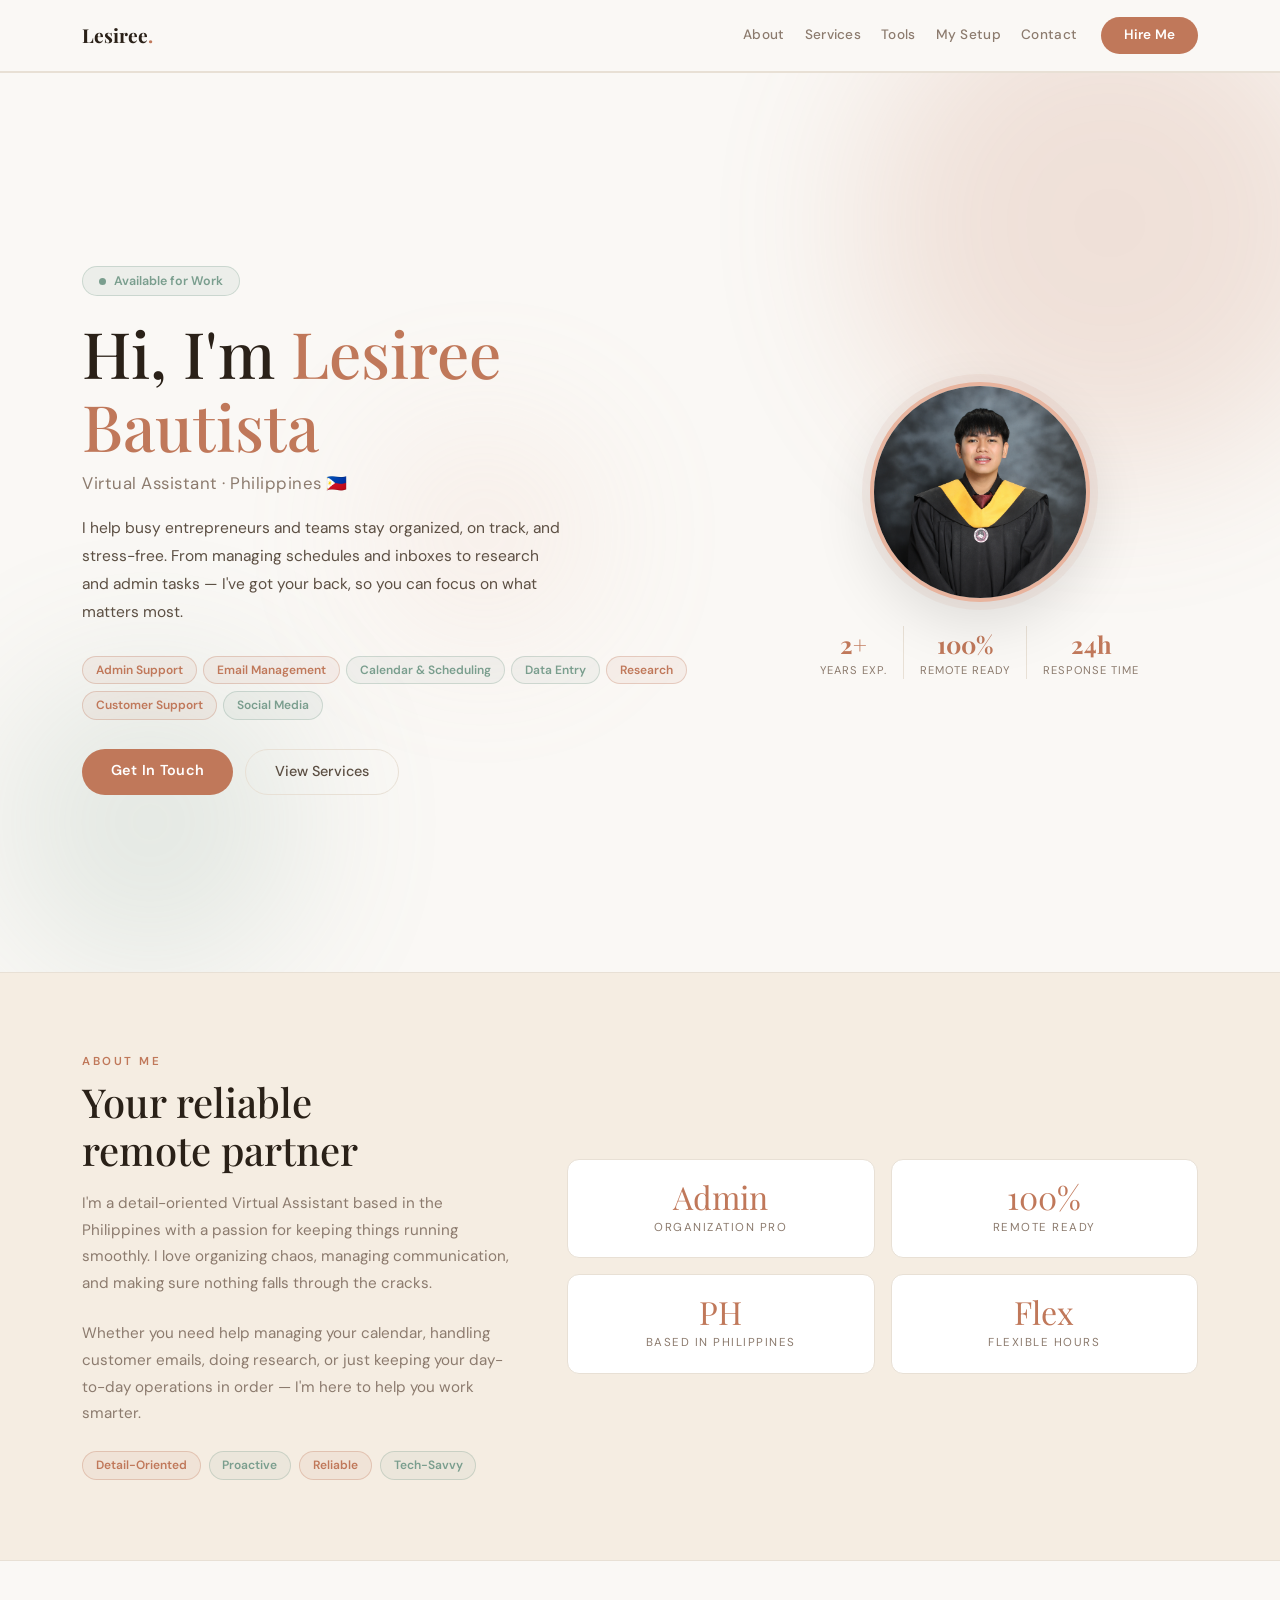
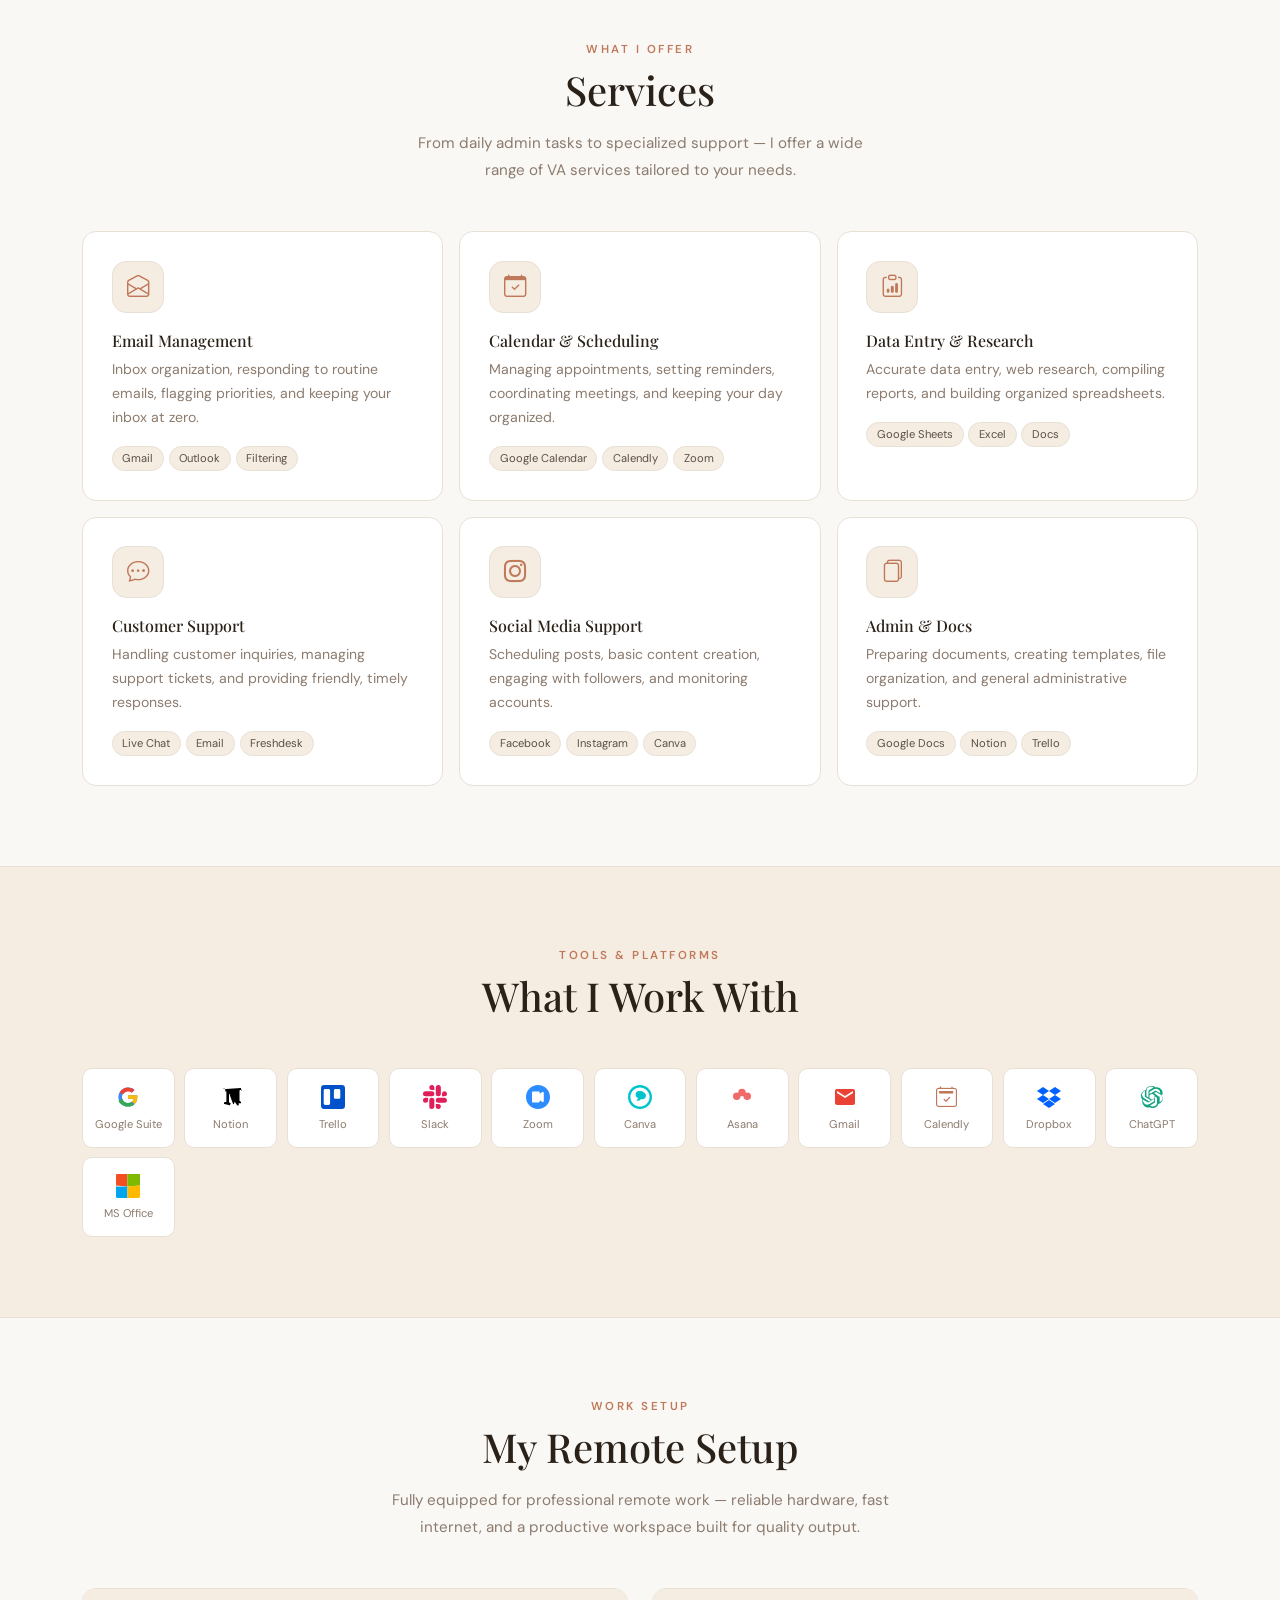
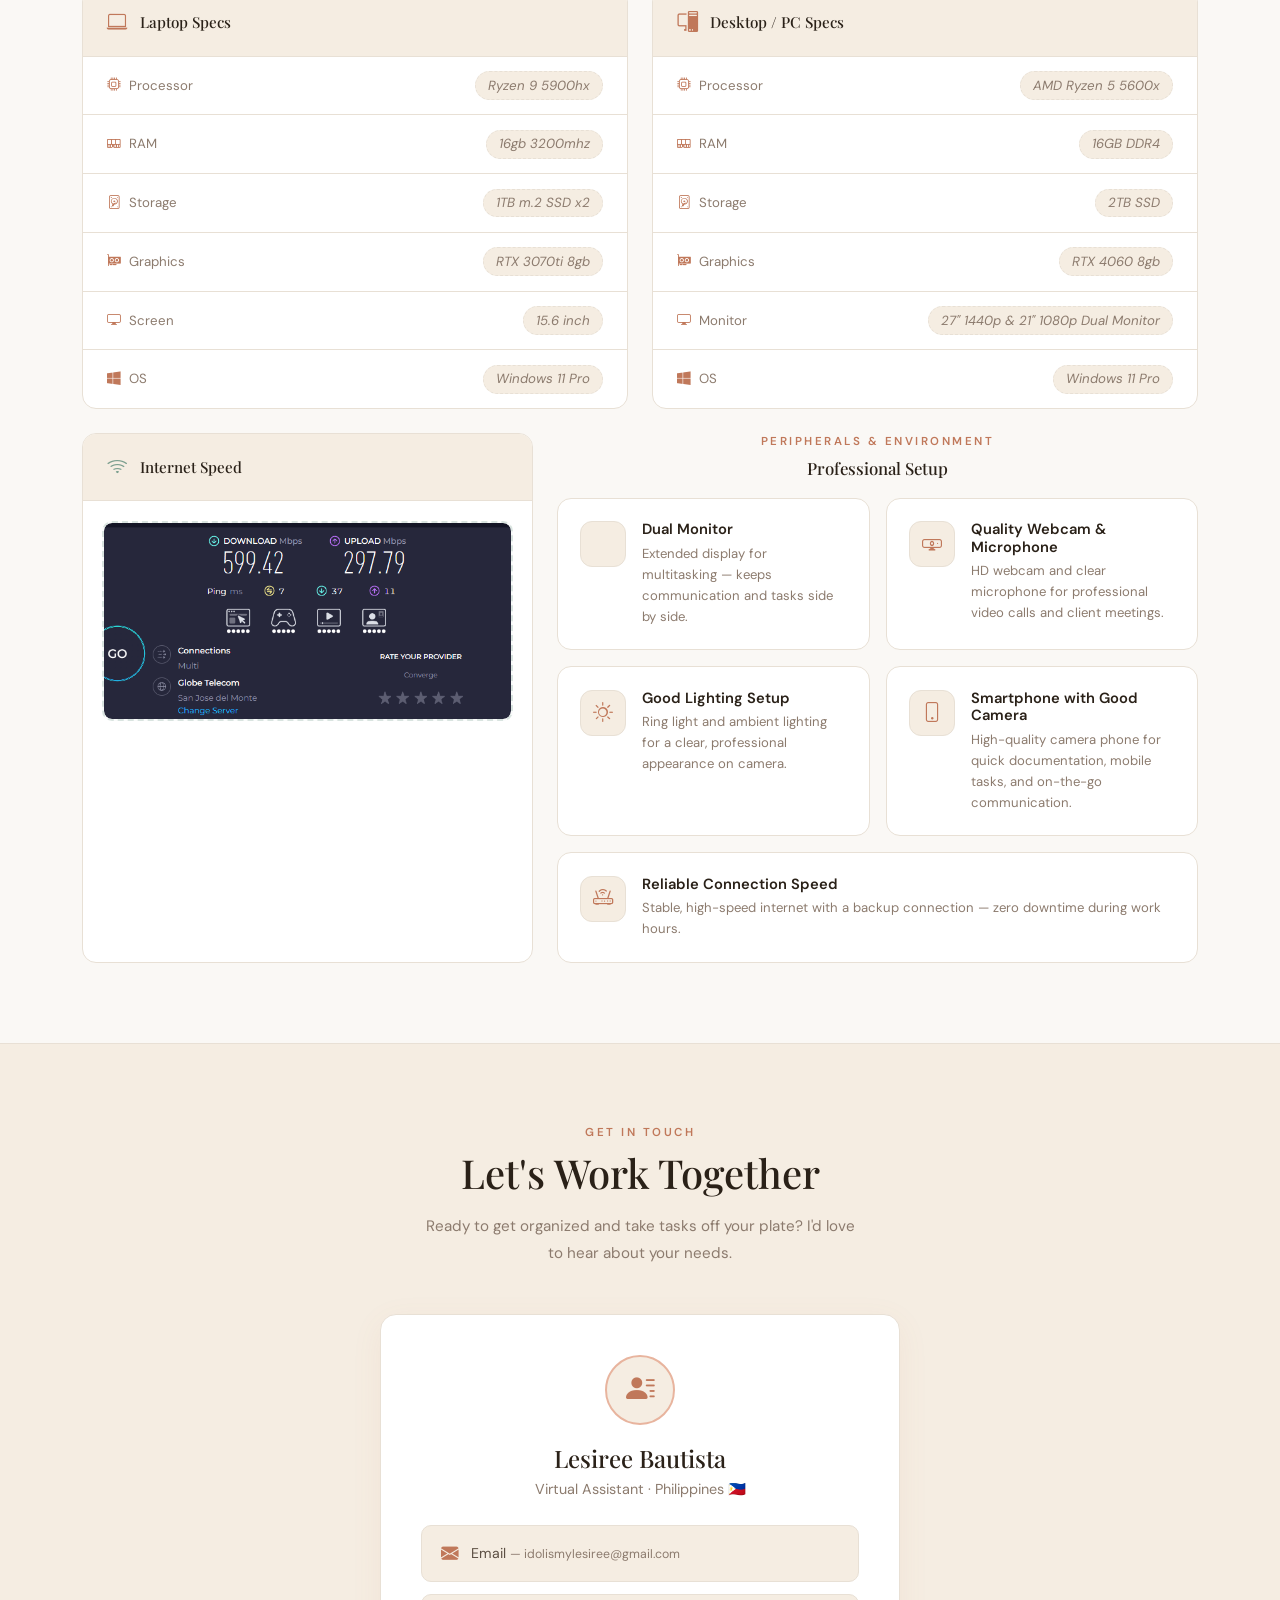
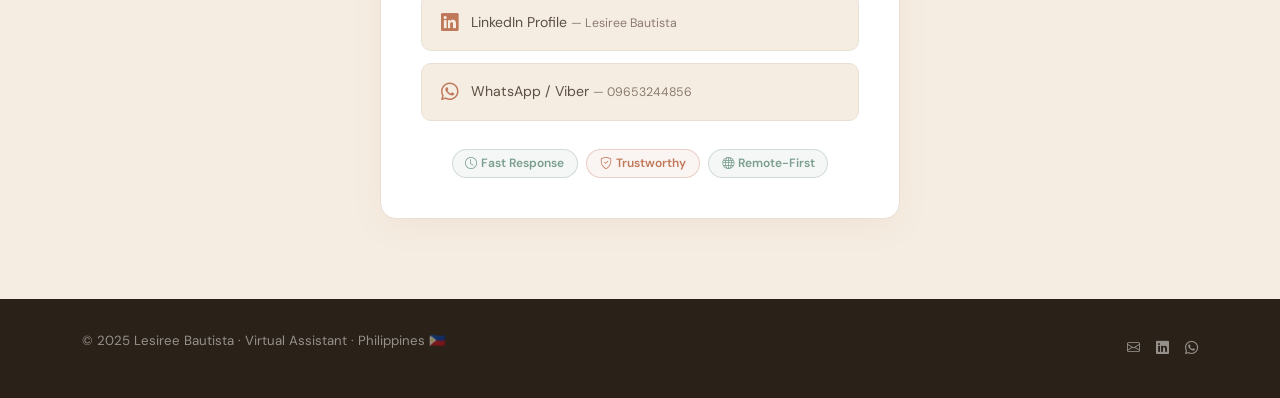
<file: index.html>
<!DOCTYPE html>
<html lang="en">

<head>
  <meta charset="UTF-8" />
  <meta name="viewport" content="width=device-width, initial-scale=1.0" />
  <title>Lesiree Bautista — Virtual Assistant</title>
  <link href="https://cdn.jsdelivr.net/npm/bootstrap@5.3.2/dist/css/bootstrap.min.css" rel="stylesheet" />
  <link href="https://cdn.jsdelivr.net/npm/bootstrap-icons@1.11.3/font/bootstrap-icons.min.css" rel="stylesheet" />
  <link
    href="https://fonts.googleapis.com/css2?family=Playfair+Display:wght@400;600;700&family=DM+Sans:wght@300;400;500;600&display=swap"
    rel="stylesheet" />
  <link rel="stylesheet" href="css/styles.css">

</head>

<body>

  <!-- ════════════════ NAVBAR ════════════════ -->
  <nav class="navbar navbar-expand-lg">
    <div class="container">
      <a class="navbar-brand" href="#">Lesiree<span>.</span></a>
      <button class="navbar-toggler" type="button" data-bs-toggle="collapse" data-bs-target="#nav">
        <span class="navbar-toggler-icon"></span>
      </button>
      <div class="collapse navbar-collapse" id="nav">
        <ul class="navbar-nav ms-auto me-3 gap-1">
          <li class="nav-item"><a class="nav-link" href="#about">About</a></li>
          <li class="nav-item"><a class="nav-link" href="#services">Services</a></li>
          <li class="nav-item"><a class="nav-link" href="#skills">Tools</a></li>
          <li class="nav-item"><a class="nav-link" href="#setup">My Setup</a></li>
          <li class="nav-item"><a class="nav-link" href="#contact">Contact</a></li>
        </ul>
        <a href="#contact" class="btn btn-hire">Hire Me</a>
      </div>
    </div>
  </nav>

  <!-- ════════════════ HERO ════════════════ -->
  <section class="hero" id="home">
    <div class="hero-blob blob1"></div>
    <div class="hero-blob blob2"></div>
    <div class="hero-blob blob3"></div>
    <div class="container position-relative">
      <div class="row align-items-center g-5">

        <div class="col-lg-7 order-2 order-lg-1">
          <div class="avail-badge">
            <span class="avail-dot"></span>
            Available for Work
          </div>
          <h1 class="hero-name">Hi, I'm <span>Lesiree<br>Bautista</span></h1>
          <p class="hero-role">Virtual Assistant · Philippines 🇵🇭</p>
          <p class="hero-bio">
            I help busy entrepreneurs and teams stay organized, on track, and stress-free.
            From managing schedules and inboxes to research and admin tasks — I've got your back,
            so you can focus on what matters most.
          </p>
          <div class="chip-row">
            <span class="chip warm">Admin Support</span>
            <span class="chip warm">Email Management</span>
            <span class="chip sage">Calendar & Scheduling</span>
            <span class="chip sage">Data Entry</span>
            <span class="chip warm">Research</span>
            <span class="chip warm">Customer Support</span>
            <span class="chip sage">Social Media</span>
          </div>
          <div class="hero-cta">
            <a href="#contact" class="btn btn-primary-c">Get In Touch</a>
            <a href="#services" class="btn btn-outline-c">View Services</a>
          </div>
        </div>

        <div class="col-lg-5 order-1 order-lg-2 text-center">
          <!--
          ★ ADD YOUR PHOTO HERE ★
          Replace the placeholder below:
          1. Remove the .photo-placeholder div
          2. Change the img tag: display:none → display:block
          3. Set src to your photo file
        -->
          <div class="photo-frame">
            <img src="picture/you-photo.JPG" alt="Lesiree Bautista">
          </div>
          <div class="d-flex justify-content-center gap-3">
            <div class="text-center">
              <div style="font-family:'Playfair Display',serif; font-size:1.5rem; color:var(--rose); font-weight:700;">
                2+</div>
              <div style="font-size:.7rem; color:var(--muted); text-transform:uppercase; letter-spacing:1px;">Years Exp.
              </div>
            </div>
            <div style="width:1px; background:var(--border);"></div>
            <div class="text-center">
              <div style="font-family:'Playfair Display',serif; font-size:1.5rem; color:var(--rose); font-weight:700;">
                100%</div>
              <div style="font-size:.7rem; color:var(--muted); text-transform:uppercase; letter-spacing:1px;">Remote
                Ready</div>
            </div>
            <div style="width:1px; background:var(--border);"></div>
            <div class="text-center">
              <div style="font-family:'Playfair Display',serif; font-size:1.5rem; color:var(--rose); font-weight:700;">
                24h</div>
              <div style="font-size:.7rem; color:var(--muted); text-transform:uppercase; letter-spacing:1px;">Response
                Time</div>
            </div>
          </div>
        </div>

      </div>
    </div>
  </section>

  <!-- ════════════════ ABOUT ════════════════ -->
  <section id="about">
    <div class="container">
      <div class="row g-5 align-items-center">

        <div class="col-lg-5 reveal">
          <div class="eyebrow">About Me</div>
          <h2 class="sec-title">Your reliable<br>remote partner</h2>
          <p class="sec-desc mb-4">
            I'm a detail-oriented Virtual Assistant based in the Philippines with a passion for
            keeping things running smoothly. I love organizing chaos, managing communication,
            and making sure nothing falls through the cracks.
          </p>
          <p class="sec-desc mb-4">
            Whether you need help managing your calendar, handling customer emails, doing research,
            or just keeping your day-to-day operations in order — I'm here to help you work smarter.
          </p>
          <div class="d-flex gap-2 flex-wrap">
            <span class="chip warm">Detail-Oriented</span>
            <span class="chip sage">Proactive</span>
            <span class="chip warm">Reliable</span>
            <span class="chip sage">Tech-Savvy</span>
          </div>
        </div>

        <div class="col-lg-7 reveal">
          <div class="row g-3">
            <div class="col-6">
              <div class="about-stat">
                <div class="val">Admin</div>
                <div class="lbl">Organization Pro</div>
              </div>
            </div>
            <div class="col-6">
              <div class="about-stat">
                <div class="val">100%</div>
                <div class="lbl">Remote Ready</div>
              </div>
            </div>
            <div class="col-6">
              <div class="about-stat">
                <div class="val">PH</div>
                <div class="lbl">Based in Philippines</div>
              </div>
            </div>
            <div class="col-6">
              <div class="about-stat">
                <div class="val">Flex</div>
                <div class="lbl">Flexible Hours</div>
              </div>
            </div>
          </div>
        </div>

      </div>
    </div>
  </section>

  <!-- ════════════════ SERVICES ════════════════ -->
  <section id="services">
    <div class="container">
      <div class="text-center mb-5 reveal">
        <div class="eyebrow">What I Offer</div>
        <h2 class="sec-title">Services</h2>
        <p class="sec-desc mx-auto" style="max-width:480px;">
          From daily admin tasks to specialized support — I offer a wide range of VA services
          tailored to your needs.
        </p>
      </div>
      <div class="row g-3">

        <div class="col-md-6 col-lg-4 reveal">
          <div class="svc-card">
            <div class="svc-icon"><i class="bi bi-envelope-open"></i></div>
            <h5>Email Management</h5>
            <p>Inbox organization, responding to routine emails, flagging priorities, and keeping your inbox at zero.
            </p>
            <div class="tags">
              <span class="tag">Gmail</span><span class="tag">Outlook</span><span class="tag">Filtering</span>
            </div>
          </div>
        </div>

        <div class="col-md-6 col-lg-4 reveal">
          <div class="svc-card">
            <div class="svc-icon"><i class="bi bi-calendar-check"></i></div>
            <h5>Calendar & Scheduling</h5>
            <p>Managing appointments, setting reminders, coordinating meetings, and keeping your day organized.</p>
            <div class="tags">
              <span class="tag">Google Calendar</span><span class="tag">Calendly</span><span class="tag">Zoom</span>
            </div>
          </div>
        </div>

        <div class="col-md-6 col-lg-4 reveal">
          <div class="svc-card">
            <div class="svc-icon"><i class="bi bi-clipboard-data"></i></div>
            <h5>Data Entry & Research</h5>
            <p>Accurate data entry, web research, compiling reports, and building organized spreadsheets.</p>
            <div class="tags">
              <span class="tag">Google Sheets</span><span class="tag">Excel</span><span class="tag">Docs</span>
            </div>
          </div>
        </div>

        <div class="col-md-6 col-lg-4 reveal">
          <div class="svc-card">
            <div class="svc-icon"><i class="bi bi-chat-dots"></i></div>
            <h5>Customer Support</h5>
            <p>Handling customer inquiries, managing support tickets, and providing friendly, timely responses.</p>
            <div class="tags">
              <span class="tag">Live Chat</span><span class="tag">Email</span><span class="tag">Freshdesk</span>
            </div>
          </div>
        </div>

        <div class="col-md-6 col-lg-4 reveal">
          <div class="svc-card">
            <div class="svc-icon"><i class="bi bi-instagram"></i></div>
            <h5>Social Media Support</h5>
            <p>Scheduling posts, basic content creation, engaging with followers, and monitoring accounts.</p>
            <div class="tags">
              <span class="tag">Facebook</span><span class="tag">Instagram</span><span class="tag">Canva</span>
            </div>
          </div>
        </div>

        <div class="col-md-6 col-lg-4 reveal">
          <div class="svc-card">
            <div class="svc-icon"><i class="bi bi-files"></i></div>
            <h5>Admin & Docs</h5>
            <p>Preparing documents, creating templates, file organization, and general administrative support.</p>
            <div class="tags">
              <span class="tag">Google Docs</span><span class="tag">Notion</span><span class="tag">Trello</span>
            </div>
          </div>
        </div>

      </div>
    </div>
  </section>

  <!-- ════════════════ TOOLS ════════════════ -->
  <section id="skills">
    <div class="container">
      <div class="text-center mb-5 reveal">
        <div class="eyebrow">Tools & Platforms</div>
        <h2 class="sec-title">What I Work With</h2>
      </div>
      <div class="tool-grid reveal">

        <!-- Google -->
        <div class="tool-tile">
          <div class="tool-logo">
            <svg viewBox="0 0 24 24" fill="none" xmlns="http://www.w3.org/2000/svg">
              <path
                d="M21.8 10.2H12v3.6h5.7c-.5 2.6-2.7 4.2-5.7 4.2-3.3 0-6-2.7-6-6s2.7-6 6-6c1.5 0 2.8.5 3.8 1.4l2.7-2.7C16.8 3.3 14.5 2.4 12 2.4 6.7 2.4 2.4 6.7 2.4 12S6.7 21.6 12 21.6c5 0 9.4-3.6 9.4-9.4 0-.6-.1-1.4-.2-2z"
                fill="#4285F4" />
              <path
                d="M3.8 7.3l3.1 2.3C7.7 7.7 9.7 6.4 12 6.4c1.5 0 2.8.5 3.8 1.4l2.7-2.7C16.8 3.3 14.5 2.4 12 2.4c-3.5 0-6.5 2-8.2 4.9z"
                fill="#EA4335" />
              <path
                d="M12 21.6c2.5 0 4.7-.8 6.3-2.2l-2.9-2.4c-.9.6-2.1 1-3.4 1-3 0-5.2-1.6-5.7-4.2L2.4 16c1.7 3 5 5.6 9.6 5.6z"
                fill="#34A853" />
              <path d="M21.8 10.2H12v3.6h5.7c-.2 1.1-.9 2.1-1.9 2.7l2.9 2.4c1.7-1.6 2.7-4 2.7-6.7 0-.6-.1-1.4-.2-2z"
                fill="#FBBC05" />
            </svg>
          </div>
          <span>Google Suite</span>
        </div>

        <!-- Notion -->
        <div class="tool-tile">
          <div class="tool-logo">
            <svg viewBox="0 0 24 24" fill="none" xmlns="http://www.w3.org/2000/svg">
              <path
                d="M4.5 3.4c.8.6 1 .6 2.7.5l14.5-.9c.3 0 .3 0 .3.3v1.2c0 .3 0 .4-.4.4l-1.6.1c-.3.1-.3.2-.3.5v14.3c0 .5-.1.8-.5.8-.5 0-.9-.3-1.4-.9l-9.7-14v11.7c.1.8.3 1 1.2 1.1l1.4.2c.4 0 .4.1.4.4v.8c0 .4 0 .4-.5.4L5.4 19c-.4 0-.4-.1-.4-.5v-.8c0-.3.1-.4.4-.4l1.4-.2c.5-.1.6-.3.6-1V6l-2.5-3.1c-.2-.3-.3-.5.1-.5zm17 1.4l-1 .6v10.4l1 .7c.3.3.5.3.5.9v.5c0 .4-.1.5-.4.4l-3.5-.3c-.4 0-.4-.1-.4-.5v-.5c0-.4 0-.4.3-.5l.9-.6V7.4l-3.9 11.3c-.1.3-.2.5-.5.5s-.4-.2-.5-.5L10 8.1v9.1l1.2.7c.3.2.4.3.4.6v.5c0 .3-.1.4-.4.3l-4.3-.3c-.3 0-.4-.1-.4-.4v-.6c0-.3.1-.4.4-.5l1.2-.5V7l-1.4-.5c-.3-.1-.4-.3-.4-.6V5c0-.3.1-.4.5-.3l3.9.4c.4 0 .5.2.7.6l3.3 8.8 3-8.8c.2-.4.2-.6.7-.6l4-.4c.4 0 .5.1.5.4v.7z"
                fill="#000" />
            </svg>
          </div>
          <span>Notion</span>
        </div>

        <!-- Trello -->
        <div class="tool-tile">
          <div class="tool-logo">
            <svg viewBox="0 0 24 24" xmlns="http://www.w3.org/2000/svg">
              <path
                d="M21 0H3C1.3 0 0 1.3 0 3v18c0 1.7 1.3 3 3 3h18c1.7 0 3-1.3 3-3V3c0-1.7-1.3-3-3-3zm-11.9 18.3c0 .9-.7 1.6-1.6 1.6H4.3c-.9 0-1.6-.7-1.6-1.6V5.7c0-.9.7-1.6 1.6-1.6h3.2c.9 0 1.6.7 1.6 1.6zm10.2-6.1c0 .9-.7 1.6-1.6 1.6h-3.2c-.9 0-1.6-.7-1.6-1.6V5.7c0-.9.7-1.6 1.6-1.6h3.2c.9 0 1.6.7 1.6 1.6z"
                fill="#0052CC" />
            </svg>
          </div>
          <span>Trello</span>
        </div>

        <!-- Slack -->
        <div class="tool-tile">
          <div class="tool-logo">
            <svg viewBox="0 0 24 24" xmlns="http://www.w3.org/2000/svg">
              <path
                d="M5.04 15.33a2.52 2.52 0 01-2.52 2.52A2.52 2.52 0 010 15.33a2.52 2.52 0 012.52-2.52h2.52v2.52zm1.26 0a2.52 2.52 0 012.52-2.52 2.52 2.52 0 012.52 2.52v6.3A2.52 2.52 0 018.82 24a2.52 2.52 0 01-2.52-2.52v-6.15zm2.52-10.29a2.52 2.52 0 01-2.52-2.52A2.52 2.52 0 018.82 0a2.52 2.52 0 012.52 2.52v2.52H8.82zm0 1.26a2.52 2.52 0 012.52 2.52 2.52 2.52 0 01-2.52 2.52H2.52A2.52 2.52 0 010 8.82a2.52 2.52 0 012.52-2.52h6.3zm10.29 2.52a2.52 2.52 0 012.52-2.52A2.52 2.52 0 0124 8.82a2.52 2.52 0 01-2.52 2.52h-2.52V8.82zm-1.26 0a2.52 2.52 0 01-2.52 2.52 2.52 2.52 0 01-2.52-2.52V2.52A2.52 2.52 0 0115.33 0a2.52 2.52 0 012.52 2.52v6.3zm-2.52 10.29a2.52 2.52 0 012.52 2.52A2.52 2.52 0 0115.33 24a2.52 2.52 0 01-2.52-2.52v-2.52h2.52zm0-1.26a2.52 2.52 0 01-2.52-2.52 2.52 2.52 0 012.52-2.52h6.3A2.52 2.52 0 0124 15.33a2.52 2.52 0 01-2.52 2.52h-6.15z"
                fill="#E01E5A" />
            </svg>
          </div>
          <span>Slack</span>
        </div>

        <!-- Zoom -->
        <div class="tool-tile">
          <div class="tool-logo">
            <svg viewBox="0 0 24 24" xmlns="http://www.w3.org/2000/svg">
              <path
                d="M24 12c0 6.627-5.373 12-12 12S0 18.627 0 12 5.373 0 12 0s12 5.373 12 12zm-6.7-4.9c-.3-.2-.7-.2-1 0L13.7 8.7V7.5c0-.5-.4-.9-.9-.9H6.9C6.4 6.6 6 7 6 7.5v9c0 .5.4.9.9.9h5.9c.5 0 .9-.4.9-.9v-1.2l2.6 1.6c.3.2.7.2 1 0 .3-.2.5-.5.5-.8V7.9c-.1-.3-.3-.6-.5-.8z"
                fill="#2D8CFF" />
            </svg>
          </div>
          <span>Zoom</span>
        </div>

        <!-- Canva -->
        <div class="tool-tile">
          <div class="tool-logo">
            <svg viewBox="0 0 24 24" xmlns="http://www.w3.org/2000/svg">
              <path
                d="M12 0C5.373 0 0 5.373 0 12s5.373 12 12 12 12-5.373 12-12S18.627 0 12 0zm0 2.4c5.295 0 9.6 4.305 9.6 9.6s-4.305 9.6-9.6 9.6S2.4 17.295 2.4 12 6.705 2.4 12 2.4zm-1.2 3.6c-1.8 0-3.2 1.68-3.2 3.6 0 1.8 1 3.12 2.56 3.52-.24.96-.8 1.68-1.76 2.08.48.4 1.12.6 1.76.6 1.2 0 2.16-.64 2.72-1.68.48.16.96.24 1.52.24 2 0 3.6-1.6 3.6-3.76S14.6 6 12.8 6c-.56 0-1.04.08-1.44.24-.08-.16-.16-.24-.56-.24z"
                fill="#00C4CC" />
            </svg>
          </div>
          <span>Canva</span>
        </div>

        <!-- Asana -->
        <div class="tool-tile">
          <div class="tool-logo">
            <svg viewBox="0 0 24 24" xmlns="http://www.w3.org/2000/svg">
              <path
                d="M17.25 7.5a3.75 3.75 0 100 7.5 3.75 3.75 0 000-7.5zm-10.5 0a3.75 3.75 0 100 7.5 3.75 3.75 0 000-7.5zM12 3.75a3.75 3.75 0 100 7.5 3.75 3.75 0 000-7.5z"
                fill="#F06A6A" />
            </svg>
          </div>
          <span>Asana</span>
        </div>

        <!-- Gmail -->
        <div class="tool-tile">
          <div class="tool-logo">
            <svg viewBox="0 0 24 24" xmlns="http://www.w3.org/2000/svg">
              <path
                d="M20 4H4C2.9 4 2 4.9 2 6v12c0 1.1.9 2 2 2h16c1.1 0 2-.9 2-2V6c0-1.1-.9-2-2-2zm0 4l-8 5-8-5V6l8 5 8-5v2z"
                fill="#EA4335" />
            </svg>
          </div>
          <span>Gmail</span>
        </div>

        <!-- Calendly -->
        <div class="tool-tile">
          <div class="tool-logo">
            <i class="bi bi-calendar2-check"></i>
          </div>
          <span>Calendly</span>
        </div>

        <!-- Dropbox -->
        <div class="tool-tile">
          <div class="tool-logo">
            <svg viewBox="0 0 24 24" xmlns="http://www.w3.org/2000/svg">
              <path
                d="M6 2L0 6l6 4 6-4-6-4zm12 0l-6 4 6 4 6-4-6-4zM0 14l6 4 6-4-6-4-6 4zm18-4l-6 4 6 4 6-4-6-4zm-6 5l-6 4 6 4 6-4-6-4z"
                fill="#0061FF" />
            </svg>
          </div>
          <span>Dropbox</span>
        </div>

        <!-- ChatGPT / AI -->
        <div class="tool-tile">
          <div class="tool-logo">
            <svg viewBox="0 0 24 24" fill="none" xmlns="http://www.w3.org/2000/svg">
              <path
                d="M22.28 9.84a5.76 5.76 0 00-.49-4.73 5.85 5.85 0 00-6.29-2.8A5.76 5.76 0 0011.27 1a5.86 5.86 0 00-5.59 4.06 5.77 5.77 0 00-3.85 2.8 5.86 5.86 0 00.72 6.86 5.77 5.77 0 00.49 4.73 5.86 5.86 0 006.3 2.8A5.77 5.77 0 0012.73 23a5.87 5.87 0 005.6-4.06 5.77 5.77 0 003.85-2.8 5.86 5.86 0 00-.9-6.3zM12.73 21.5a4.35 4.35 0 01-2.79-1 .13.13 0 01.03-.04l4.63-2.67a.77.77 0 00.39-.67V11.6l1.96 1.13a.07.07 0 01.04.06v5.4a4.37 4.37 0 01-4.26 3.31zM3.6 17.55a4.36 4.36 0 01-.52-2.93l.04.02 4.63 2.67a.76.76 0 00.77 0l5.65-3.26v2.26a.07.07 0 01-.03.06L9.5 19.1a4.37 4.37 0 01-5.9-1.55zm-.98-9.9a4.34 4.34 0 012.26-1.91v5.47a.77.77 0 00.39.67l5.65 3.26-1.96 1.13a.07.07 0 01-.07 0L4.64 13.6a4.37 4.37 0 01-2.02-6zm16.1 3.74L14.07 8.1l1.96-1.13a.07.07 0 01.07 0l4.25 2.45a4.37 4.37 0 01-.68 7.89V11.8a.77.77 0 00-.39-.41zm1.95-2.95l-.04-.02-4.63-2.67a.76.76 0 00-.77 0L9.58 9.01V6.75a.07.07 0 01.03-.06l4.25-2.45a4.37 4.37 0 016.4 4.5v.2h-.01zm-12.26 4l-1.96-1.13a.07.07 0 01-.04-.06V5.85a4.37 4.37 0 017.17-3.35l-.04.02-4.63 2.67a.77.77 0 00-.39.67l-.11 6.43zm1.07-2.3L12 8.85l2.53 1.46v2.92L12 14.7 9.47 13.1l.01-2.96z"
                fill="#10a37f" />
            </svg>
          </div>
          <span>ChatGPT</span>
        </div>

        <!-- Microsoft Office -->
        <div class="tool-tile">
          <div class="tool-logo">
            <svg viewBox="0 0 24 24" xmlns="http://www.w3.org/2000/svg">
              <path d="M11.4 0H1.2C.5 0 0 .5 0 1.2v10.2l11.4 1.2V0z" fill="#F25022" />
              <path d="M24 0H11.4v12.6L24 11.4V0z" fill="#7FBA00" />
              <path d="M0 12.6v10.2C0 23.5.5 24 1.2 24h10.2V12.6H0z" fill="#00A4EF" />
              <path d="M11.4 12.6V24H22.8c.7 0 1.2-.5 1.2-1.2V11.4L11.4 12.6z" fill="#FFB900" />
            </svg>
          </div>
          <span>MS Office</span>
        </div>

      </div>
    </div>
  </section>

  <!-- ════════════════ MY SETUP ════════════════ -->
  <section id="setup">
    <div class="container">
      <div class="text-center mb-5 reveal">
        <div class="eyebrow">Work Setup</div>
        <h2 class="sec-title">My Remote Setup</h2>
        <p class="sec-desc mx-auto" style="max-width:520px;">
          Fully equipped for professional remote work — reliable hardware, fast internet,
          and a productive workspace built for quality output.
        </p>
      </div>

      <!-- PC Specs -->
      <div class="row g-4 mb-4">

        <!-- Laptop Specs -->
        <div class="col-lg-6 reveal">
          <div class="specs-card">
            <div class="specs-header">
              <i class="bi bi-laptop"></i>
              <h6>Laptop Specs</h6>
            </div>
            <div class="specs-body">
              <div class="spec-row">
                <span class="spec-key"><i class="bi bi-cpu"></i> Processor</span>
                <span class="spec-val placeholder-val">Ryzen 9 5900hx</span>
              </div>
              <div class="spec-row">
                <span class="spec-key"><i class="bi bi-memory"></i> RAM</span>
                <span class="spec-val placeholder-val">16gb 3200mhz</span>
              </div>
              <div class="spec-row">
                <span class="spec-key"><i class="bi bi-device-hdd"></i> Storage</span>
                <span class="spec-val placeholder-val">1TB m.2 SSD x2 </span>
              </div>
              <div class="spec-row">
                <span class="spec-key"><i class="bi bi-gpu-card"></i> Graphics</span>
                <span class="spec-val placeholder-val">RTX 3070ti 8gb</span>
              </div>
              <div class="spec-row">
                <span class="spec-key"><i class="bi bi-display"></i> Screen</span>
                <span class="spec-val placeholder-val">15.6 inch</span>
              </div>
              <div class="spec-row">
                <span class="spec-key"><i class="bi bi-windows"></i> OS</span>
                <span class="spec-val placeholder-val">Windows 11 Pro</span>
              </div>
            </div>
          </div>
        </div>

        <!-- Desktop / PC Specs -->
        <div class="col-lg-6 reveal">
          <div class="specs-card">
            <div class="specs-header">
              <i class="bi bi-pc-display"></i>
              <h6>Desktop / PC Specs</h6>
            </div>
            <div class="specs-body">
              <div class="spec-row">
                <span class="spec-key"><i class="bi bi-cpu"></i> Processor</span>
                <span class="spec-val placeholder-val">AMD Ryzen 5 5600x</span>
              </div>
              <div class="spec-row">
                <span class="spec-key"><i class="bi bi-memory"></i> RAM</span>
                <span class="spec-val placeholder-val">16GB DDR4</span>
              </div>
              <div class="spec-row">
                <span class="spec-key"><i class="bi bi-device-hdd"></i> Storage</span>
                <span class="spec-val placeholder-val">2TB SSD</span>
              </div>
              <div class="spec-row">
                <span class="spec-key"><i class="bi bi-gpu-card"></i> Graphics</span>
                <span class="spec-val placeholder-val">RTX 4060 8gb</span>
              </div>
              <div class="spec-row">
                <span class="spec-key"><i class="bi bi-display"></i> Monitor</span>
                <span class="spec-val placeholder-val">27" 1440p & 21" 1080p Dual Monitor</span>
              </div>
              <div class="spec-row">
                <span class="spec-key"><i class="bi bi-windows"></i> OS</span>
                <span class="spec-val placeholder-val">Windows 11 Pro</span>
              </div>
            </div>
          </div>
        </div>

      </div>

      <!-- Internet Speed + Peripherals -->
      <div class="row g-4">
        <!-- Internet Speed -->
        <div class="col-lg-5 reveal">
          <div class="speed-card">
            <div class="speed-header">
              <i class="bi bi-wifi"></i>
              <h6>Internet Speed</h6>
            </div>
            <!--
            ★ ADD YOUR SPEEDTEST SCREENSHOT ★
            1. Go to speedtest.net and run a test
            2. Screenshot the result
            3. Save as "speedtest.png" in the same folder
            4. Replace the placeholder below with:
               <img src="speedtest.png" alt="Speed Test" style="width:100%;border-radius:8px;margin:1rem;">
          -->
            <div class="speed-photo-area">
              <img src="picture/speedtest.png" alt="Speed Test" style="width:100%;border-radius:8px;margin:1rem;">
            </div>
          </div>
        </div>

        <!-- Peripherals -->
        <div class="col-lg-7 reveal">
          <div class="eyebrow mb-2 text-center" style="border:none; padding:0;">Peripherals & Environment</div>
          <h5 class="text-center"
            style="color:var(--text); font-size:1.05rem; margin-bottom:1.2rem; font-family:'Playfair Display',serif;">
            Professional Setup</h5>
          <div class="row g-3">

            <div class="col-sm-6">
              <div class="setup-item">
                <div class="setup-icon"><i class="bi bi-displays"></i></div>
                <div class="setup-info">
                  <h6>Dual Monitor</h6>
                  <p>Extended display for multitasking — keeps communication and tasks side by side.</p>
                </div>
              </div>
            </div>

            <div class="col-sm-6">
              <div class="setup-item">
                <div class="setup-icon"><i class="bi bi-webcam"></i></div>
                <div class="setup-info">
                  <h6>Quality Webcam & Microphone</h6>
                  <p>HD webcam and clear microphone for professional video calls and client meetings.</p>
                </div>
              </div>
            </div>

            <div class="col-sm-6">
              <div class="setup-item">
                <div class="setup-icon"><i class="bi bi-brightness-high"></i></div>
                <div class="setup-info">
                  <h6>Good Lighting Setup</h6>
                  <p>Ring light and ambient lighting for a clear, professional appearance on camera.</p>
                </div>
              </div>
            </div>

            <div class="col-sm-6">
              <div class="setup-item">
                <div class="setup-icon"><i class="bi bi-phone"></i></div>
                <div class="setup-info">
                  <h6>Smartphone with Good Camera</h6>
                  <p>High-quality camera phone for quick documentation, mobile tasks, and on-the-go communication.</p>
                </div>
              </div>
            </div>

            <div class="col-12">
              <div class="setup-item">
                <div class="setup-icon"><i class="bi bi-router"></i></div>
                <div class="setup-info">
                  <h6>Reliable Connection Speed</h6>
                  <p>Stable, high-speed internet with a backup connection — zero downtime during work hours.</p>
                </div>
              </div>
            </div>

          </div>
        </div>

      </div>
    </div>
  </section>

  <!-- ════════════════ CONTACT ════════════════ -->
  <section id="contact">
    <div class="container">
      <div class="text-center mb-5 reveal">
        <div class="eyebrow">Get In Touch</div>
        <h2 class="sec-title">Let's Work Together</h2>
        <p class="sec-desc mx-auto" style="max-width:440px;">
          Ready to get organized and take tasks off your plate? I'd love to hear about your needs.
        </p>
      </div>

      <div class="contact-card reveal">
        <div class="contact-avatar">
          <i class="bi bi-person-lines-fill"></i>
        </div>
        <h4 style="margin-bottom:.4rem;">Lesiree Bautista</h4>
        <p style="color:var(--muted); font-size:.9rem; margin-bottom:0;">Virtual Assistant · Philippines 🇵🇭</p>

        <div class="contact-links">
          <a href="mailto:idolismylesiree@gmail.com" class="contact-link">
            <i class="bi bi-envelope-fill"></i>
            <span>Email <small style="color:var(--muted);">— idolismylesiree@gmail.com</small></span>
          </a>
          <a href="https://www.linkedin.com/in/lesiree-bautista-356738265/" class="contact-link">
            <i class="bi bi-linkedin"></i>
            <span>LinkedIn Profile <small style="color:var(--muted);">— Lesiree Bautista</small></span>
          </a>
          <a href="#" class="contact-link">
            <i class="bi bi-whatsapp"></i>
            <span>WhatsApp / Viber <small style="color:var(--muted);">— 09653244856</small></span>
          </a>
          <!-- <a href="#" class="contact-link">
          <i class="bi bi-chat-text"></i>
          <span>Upwork / Fiverr <small style="color:var(--muted);">— add your profile link</small></span>
        </a>
      </div> -->

          <div class="mt-3 d-flex gap-2 justify-content-center flex-wrap">
            <span class="chip sage"><i class="bi bi-clock me-1"></i>Fast Response</span>
            <span class="chip warm"><i class="bi bi-shield-check me-1"></i>Trustworthy</span>
            <span class="chip sage"><i class="bi bi-globe me-1"></i>Remote-First</span>
          </div>
        </div>

      </div>
  </section>

  <!-- ════════════════ FOOTER ════════════════ -->
  <footer>
    <div class="container">
      <div class="d-flex flex-column flex-md-row align-items-center justify-content-between gap-3">
        <p>© 2025 Lesiree Bautista · Virtual Assistant · Philippines 🇵🇭</p>
        <div class="d-flex gap-3">
          <a href="mailto:idolismylesiree@gmail.com"><i class="bi bi-envelope"></i></a>
          <a href="https://www.linkedin.com/in/lesiree-bautista-356738265/"><i class="bi bi-linkedin"></i></a>
          <a href="#"><i class="bi bi-whatsapp"></i></a>
        </div>
      </div>
    </div>
  </footer>

  <script src="https://cdn.jsdelivr.net/npm/bootstrap@5.3.2/dist/js/bootstrap.bundle.min.js"></script>
  <script>
    // Scroll reveal
    const items = document.querySelectorAll('.reveal');
    const io = new IntersectionObserver(entries => {
      entries.forEach((e, i) => {
        if (e.isIntersecting) {
          setTimeout(() => e.target.classList.add('visible'), i * 70);
          io.unobserve(e.target);
        }
      });
    }, { threshold: 0.1 });
    items.forEach(el => io.observe(el));

    // Active nav highlight
    const sections = document.querySelectorAll('section[id]');
    const links = document.querySelectorAll('.nav-link');
    window.addEventListener('scroll', () => {
      const y = window.pageYOffset;
      sections.forEach(s => {
        const top = s.offsetTop - 100, bot = top + s.offsetHeight;
        if (y >= top && y < bot) {
          links.forEach(l => {
            l.style.color = '';
            if (l.getAttribute('href') === '#' + s.id) l.style.color = 'var(--rose)';
          });
        }
      });
    });
  </script>
</body>

</html>
</file>
<file: css/styles.css>
:root {
     --bg: #faf8f5;
     --surface: #ffffff;
     --card: #ffffff;
     --border: #e8e0d5;
     --rose: #c0785a;
     --rose-light: #e8b49e;
     --rose-dark: #8f4f35;
     --sage: #7a9e8e;
     --cream: #f5ede2;
     --text: #2a2118;
     --muted: #8c7b6e;
     --dim: #5c4f43;
 }

 * {
     box-sizing: border-box;
     margin: 0;
     padding: 0;
 }

 html {
     scroll-behavior: smooth;
 }

 body {
     font-family: 'DM Sans', sans-serif;
     background: var(--bg);
     color: var(--text);
     overflow-x: hidden;
 }

 h1,
 h2,
 h3,
 h4,
 h5,
 h6 {
     font-family: 'Playfair Display', serif;
 }

 /* ── NAVBAR ── */
 .navbar {
     background: rgba(250, 248, 245, .97);
     border-bottom: 1px solid var(--border);
     backdrop-filter: blur(12px);
     padding: 1rem 0;
     position: sticky;
     top: 0;
     z-index: 999;
 }

 .navbar-brand {
     font-family: 'Playfair Display', serif;
     font-size: 1.2rem;
     color: var(--text) !important;
     font-weight: 700;
 }

 .navbar-brand span {
     color: var(--rose);
 }

 .nav-link {
     color: var(--muted) !important;
     font-size: .85rem;
     font-weight: 500;
     transition: color .2s;
     letter-spacing: .3px;
 }

 .nav-link:hover {
     color: var(--rose) !important;
 }

 .btn-hire {
     background: var(--rose);
     color: #fff;
     font-weight: 600;
     font-size: .85rem;
     border: none;
     border-radius: 50px;
     padding: .5rem 1.4rem;
     transition: all .2s;
     letter-spacing: .3px;
 }

 .btn-hire:hover {
     background: var(--rose-dark);
     color: #fff;
     transform: translateY(-1px);
 }

 .navbar-toggler {
     border-color: rgba(192, 120, 90, .3);
 }

 /* ── HERO ── */
 .hero {
     min-height: 100vh;
     display: flex;
     align-items: center;
     background: var(--bg);
     position: relative;
     overflow: hidden;
     padding: 5rem 0 4rem;
 }

 .hero-blob {
     position: absolute;
     border-radius: 50%;
     filter: blur(80px);
     opacity: .18;
 }

 .blob1 {
     width: 500px;
     height: 500px;
     background: var(--rose);
     top: -100px;
     right: -80px;
 }

 .blob2 {
     width: 300px;
     height: 300px;
     background: var(--sage);
     bottom: 0;
     left: 0;
 }

 .blob3 {
     width: 200px;
     height: 200px;
     background: var(--rose-light);
     top: 40%;
     left: 30%;
 }

 /* Photo frame */
 .photo-frame {
     width: 220px;
     height: 220px;
     border-radius: 50%;
     border: 4px solid var(--rose-light);
     box-shadow: 0 0 0 8px rgba(192, 120, 90, .08), 0 20px 60px rgba(0, 0, 0, .12);
     overflow: hidden;
     margin: 0 auto 1.5rem;
     background: var(--cream);
     display: flex;
     align-items: center;
     justify-content: center;
     flex-direction: column;
     position: relative;
 }

 .photo-frame img {
     width: 100%;
     height: 100%;
     object-fit: cover;
     display: block;
 }

 .photo-placeholder {
     text-align: center;
     color: var(--muted);
 }

 .photo-placeholder i {
     font-size: 3.5rem;
     color: var(--rose-light);
     display: block;
     margin-bottom: .5rem;
 }

 .photo-placeholder small {
     font-size: .72rem;
     color: var(--muted);
     display: block;
 }

 .avail-badge {
     display: inline-flex;
     align-items: center;
     gap: .5rem;
     background: rgba(122, 158, 142, .1);
     border: 1px solid rgba(122, 158, 142, .3);
     color: var(--sage);
     font-size: .78rem;
     font-weight: 600;
     padding: .3rem 1rem;
     border-radius: 20px;
     margin-bottom: 1.2rem;
 }

 .avail-dot {
     width: 7px;
     height: 7px;
     border-radius: 50%;
     background: var(--sage);
     animation: pulse 2s infinite;
 }

 @keyframes pulse {

     0%,
     100% {
         opacity: 1;
         transform: scale(1);
     }

     50% {
         opacity: .5;
         transform: scale(.85);
     }
 }

 .hero-name {
     font-size: clamp(2.4rem, 5.5vw, 4rem);
     color: var(--text);
     line-height: 1.15;
     margin-bottom: .5rem;
 }

 .hero-name span {
     color: var(--rose);
 }

 .hero-role {
     font-size: 1.05rem;
     color: var(--muted);
     margin-bottom: 1.2rem;
     font-weight: 400;
     font-family: 'DM Sans', sans-serif;
     letter-spacing: .5px;
 }

 .hero-bio {
     font-size: .97rem;
     color: var(--dim);
     line-height: 1.8;
     margin-bottom: 1.8rem;
     max-width: 480px;
 }

 .chip-row {
     display: flex;
     flex-wrap: wrap;
     gap: .4rem;
     margin-bottom: 1.8rem;
 }

 .chip {
     font-size: .75rem;
     font-weight: 600;
     padding: .28rem .8rem;
     border-radius: 50px;
     border: 1px solid;
     font-family: 'DM Sans', sans-serif;
 }

 .chip.warm {
     background: rgba(192, 120, 90, .08);
     border-color: rgba(192, 120, 90, .3);
     color: var(--rose);
 }

 .chip.sage {
     background: rgba(122, 158, 142, .08);
     border-color: rgba(122, 158, 142, .3);
     color: var(--sage);
 }

 .hero-cta {
     display: flex;
     flex-wrap: wrap;
     gap: .75rem;
 }

 .btn-primary-c {
     background: var(--rose);
     color: #fff;
     font-weight: 600;
     border: none;
     border-radius: 50px;
     padding: .7rem 1.8rem;
     font-size: .9rem;
     transition: all .2s;
     letter-spacing: .3px;
 }

 .btn-primary-c:hover {
     background: var(--rose-dark);
     color: #fff;
     transform: translateY(-2px);
     box-shadow: 0 8px 24px rgba(192, 120, 90, .3);
 }

 .btn-outline-c {
     border: 1.5px solid var(--border);
     color: var(--dim);
     background: transparent;
     border-radius: 50px;
     padding: .7rem 1.8rem;
     font-size: .9rem;
     font-weight: 500;
     transition: all .2s;
 }

 .btn-outline-c:hover {
     border-color: var(--rose);
     color: var(--rose);
 }

 /* ── SECTIONS SHARED ── */
 section {
     padding: 5rem 0;
     border-top: 1px solid var(--border);
 }

 .eyebrow {
     font-size: .72rem;
     font-weight: 600;
     letter-spacing: 2.5px;
     text-transform: uppercase;
     color: var(--rose);
     margin-bottom: .5rem;
     font-family: 'DM Sans', sans-serif;
 }

 .sec-title {
     font-size: clamp(1.8rem, 4vw, 2.5rem);
     color: var(--text);
     margin-bottom: 1rem;
     line-height: 1.2;
 }

 .sec-desc {
     color: var(--muted);
     font-size: .95rem;
     line-height: 1.75;
 }

 /* ── ABOUT ── */
 #about {
     background: var(--cream);
 }

 .about-stat {
     background: var(--surface);
     border: 1px solid var(--border);
     border-radius: 12px;
     padding: 1.3rem;
     text-align: center;
 }

 .about-stat .val {
     font-family: 'Playfair Display', serif;
     font-size: 2rem;
     color: var(--rose);
     line-height: 1;
 }

 .about-stat .lbl {
     font-size: .72rem;
     color: var(--muted);
     text-transform: uppercase;
     letter-spacing: 1.5px;
     margin-top: .4rem;
 }

 /* ── SERVICES ── */
 #services {
     background: var(--bg);
 }

 .svc-card {
     background: var(--surface);
     border: 1px solid var(--border);
     border-radius: 14px;
     padding: 1.8rem;
     height: 100%;
     transition: all .3s ease;
 }

 .svc-card:hover {
     border-color: var(--rose-light);
     transform: translateY(-4px);
     box-shadow: 0 16px 40px rgba(192, 120, 90, .1);
 }

 .svc-icon {
     width: 52px;
     height: 52px;
     border-radius: 14px;
     background: var(--cream);
     border: 1px solid var(--border);
     display: flex;
     align-items: center;
     justify-content: center;
     font-size: 1.4rem;
     color: var(--rose);
     margin-bottom: 1.1rem;
 }

 .svc-card h5 {
     font-size: 1rem;
     color: var(--text);
     margin-bottom: .5rem;
 }

 .svc-card p {
     color: var(--muted);
     font-size: .88rem;
     line-height: 1.7;
     margin-bottom: 1rem;
 }

 .tags {
     display: flex;
     flex-wrap: wrap;
     gap: .3rem;
 }

 .tag {
     font-size: .7rem;
     padding: .2rem .6rem;
     border-radius: 50px;
     background: var(--cream);
     border: 1px solid var(--border);
     color: var(--dim);
 }

 /* ── TOOLS / SKILLS ── */
 #skills {
     background: var(--cream);
 }

 .tool-grid {
     display: grid;
     grid-template-columns: repeat(auto-fill, minmax(90px, 1fr));
     gap: .6rem;
 }

 .tool-tile {
     background: var(--surface);
     border: 1px solid var(--border);
     border-radius: 10px;
     padding: .85rem .5rem;
     text-align: center;
     transition: all .2s;
 }

 .tool-tile:hover {
     border-color: var(--rose-light);
     background: var(--cream);
 }

 /* Minimalist SVG logos for tools */
 .tool-tile .tool-logo {
     display: flex;
     align-items: center;
     justify-content: center;
     height: 28px;
     margin-bottom: .35rem;
 }

 .tool-tile .tool-logo svg {
     width: 24px;
     height: 24px;
 }

 .tool-tile .tool-logo i {
     font-size: 1.3rem;
     color: var(--rose);
 }

 .tool-tile span {
     font-size: .7rem;
     color: var(--muted);
     display: block;
 }

 /* ── SETUP & SPECS ── */
 #setup {
     background: var(--bg);
 }

 .specs-card {
     background: var(--surface);
     border: 1px solid var(--border);
     border-radius: 14px;
     overflow: hidden;
 }

 .specs-header {
     background: var(--cream);
     border-bottom: 1px solid var(--border);
     padding: 1.1rem 1.5rem;
     display: flex;
     align-items: center;
     gap: .75rem;
 }

 .specs-header i {
     font-size: 1.3rem;
     color: var(--rose);
 }

 .specs-header h6 {
     margin: 0;
     color: var(--text);
     font-size: .95rem;
 }

 .spec-row {
     display: flex;
     justify-content: space-between;
     align-items: center;
     padding: .9rem 1.5rem;
     border-bottom: 1px solid var(--border);
     transition: background .2s;
 }

 .spec-row:last-child {
     border-bottom: none;
 }

 .spec-row:hover {
     background: var(--cream);
 }

 .spec-key {
     font-size: .83rem;
     color: var(--muted);
     display: flex;
     align-items: center;
     gap: .5rem;
 }

 .spec-key i {
     color: var(--rose);
     font-size: .85rem;
 }

 .spec-val {
     font-size: .83rem;
     color: var(--text);
     font-weight: 600;
     background: var(--cream);
     border: 1px solid var(--border);
     padding: .22rem .75rem;
     border-radius: 50px;
 }

 .spec-val.placeholder-val {
     color: var(--muted);
     font-style: italic;
     border-style: dashed;
     font-weight: 400;
 }

 /* Internet speed */
 .speed-card {
     background: var(--surface);
     border: 1px solid var(--border);
     border-radius: 14px;
     overflow: hidden;
     height: 100%;
 }

 .speed-header {
     background: var(--cream);
     border-bottom: 1px solid var(--border);
     padding: 1.1rem 1.5rem;
     display: flex;
     align-items: center;
     gap: .75rem;
 }

 .speed-header i {
     font-size: 1.3rem;
     color: var(--sage);
 }

 .speed-header h6 {
     margin: 0;
     color: var(--text);
     font-size: .95rem;
 }

 .speed-photo-area {
     min-height: 200px;
     display: flex;
     align-items: center;
     justify-content: center;
     flex-direction: column;
     gap: .75rem;
     background: rgba(122, 158, 142, .04);
     border: 2px dashed rgba(122, 158, 142, .25);
     border-radius: 10px;
     margin: 1.2rem;
     padding: 2rem;
     cursor: pointer;
     transition: all .2s;
     position: relative;
     overflow: hidden;
 }

 .speed-photo-area:hover {
     border-color: var(--sage);
     background: rgba(122, 158, 142, .07);
 }

 .speed-photo-area img {
     position: absolute;
     inset: 5;
     width: 100%;
     height: 100%;
     object-fit: cover;
     border-radius: 8px;
 }

 .speed-photo-area i {
     font-size: 2.2rem;
     color: rgba(122, 158, 142, .4);
 }

 .speed-photo-area p {
     color: var(--muted);
     font-size: .82rem;
     text-align: center;
     margin: 0;
 }

 /* Setup peripherals */
 .setup-item {
     background: var(--surface);
     border: 1px solid var(--border);
     border-radius: 14px;
     padding: 1.4rem;
     display: flex;
     align-items: flex-start;
     gap: 1rem;
     height: 100%;
     transition: all .2s;
 }

 .setup-item:hover {
     border-color: var(--rose-light);
     box-shadow: 0 4px 16px rgba(192, 120, 90, .08);
 }

 .setup-icon {
     width: 46px;
     height: 46px;
     border-radius: 12px;
     background: var(--cream);
     border: 1px solid var(--border);
     display: flex;
     align-items: center;
     justify-content: center;
     font-size: 1.25rem;
     color: var(--rose);
     flex-shrink: 0;
 }

 .setup-info h6 {
     font-family: 'DM Sans', sans-serif;
     font-weight: 600;
     color: var(--text);
     font-size: .92rem;
     margin-bottom: .25rem;
 }

 .setup-info p {
     color: var(--muted);
     font-size: .82rem;
     line-height: 1.6;
     margin: 0;
 }

 /* ── CONTACT ── */
 #contact {
     background: var(--cream);
 }

 .contact-card {
     background: var(--surface);
     border: 1px solid var(--border);
     border-radius: 16px;
     padding: 2.5rem;
     max-width: 520px;
     margin: 0 auto;
     text-align: center;
     box-shadow: 0 8px 32px rgba(192, 120, 90, .07);
 }

 .contact-avatar {
     width: 70px;
     height: 70px;
     border-radius: 50%;
     background: var(--cream);
     border: 2px solid var(--rose-light);
     display: flex;
     align-items: center;
     justify-content: center;
     font-size: 1.8rem;
     color: var(--rose);
     margin: 0 auto 1.2rem;
 }

 .contact-links {
     display: flex;
     flex-direction: column;
     gap: .75rem;
     margin-top: 1.5rem;
 }

 .contact-link {
     display: flex;
     align-items: center;
     gap: .75rem;
     background: var(--cream);
     border: 1px solid var(--border);
     border-radius: 10px;
     padding: .9rem 1.2rem;
     color: var(--dim);
     text-decoration: none;
     font-size: .88rem;
     transition: all .2s;
 }

 .contact-link:hover {
     border-color: var(--rose-light);
     color: var(--rose);
     background: rgba(192, 120, 90, .05);
 }

 .contact-link i {
     font-size: 1.1rem;
     color: var(--rose);
 }

 /* ── FOOTER ── */
 footer {
     background: var(--text);
     color: rgba(255, 255, 255, .5);
     padding: 2rem 0;
     font-size: .83rem;
 }

 footer a {
     color: rgba(255, 255, 255, .5);
     text-decoration: none;
     transition: color .2s;
 }

 footer a:hover {
     color: var(--rose-light);
 }

 /* ── REVEAL ── */
 .reveal {
     opacity: 0;
     transform: translateY(22px);
     transition: opacity .6s ease, transform .6s ease;
 }

 .reveal.visible {
     opacity: 1;
     transform: translateY(0);
 }

 /* ── TOOL LOGOS (minimal SVG) ── */
 /* Using inline SVGs for minimalist brand logos */

 @media (max-width: 768px) {
     .hero {
         padding: 6rem 0 3rem;
     }

     .photo-frame {
         width: 170px;
         height: 170px;
     }
 }
</file>
